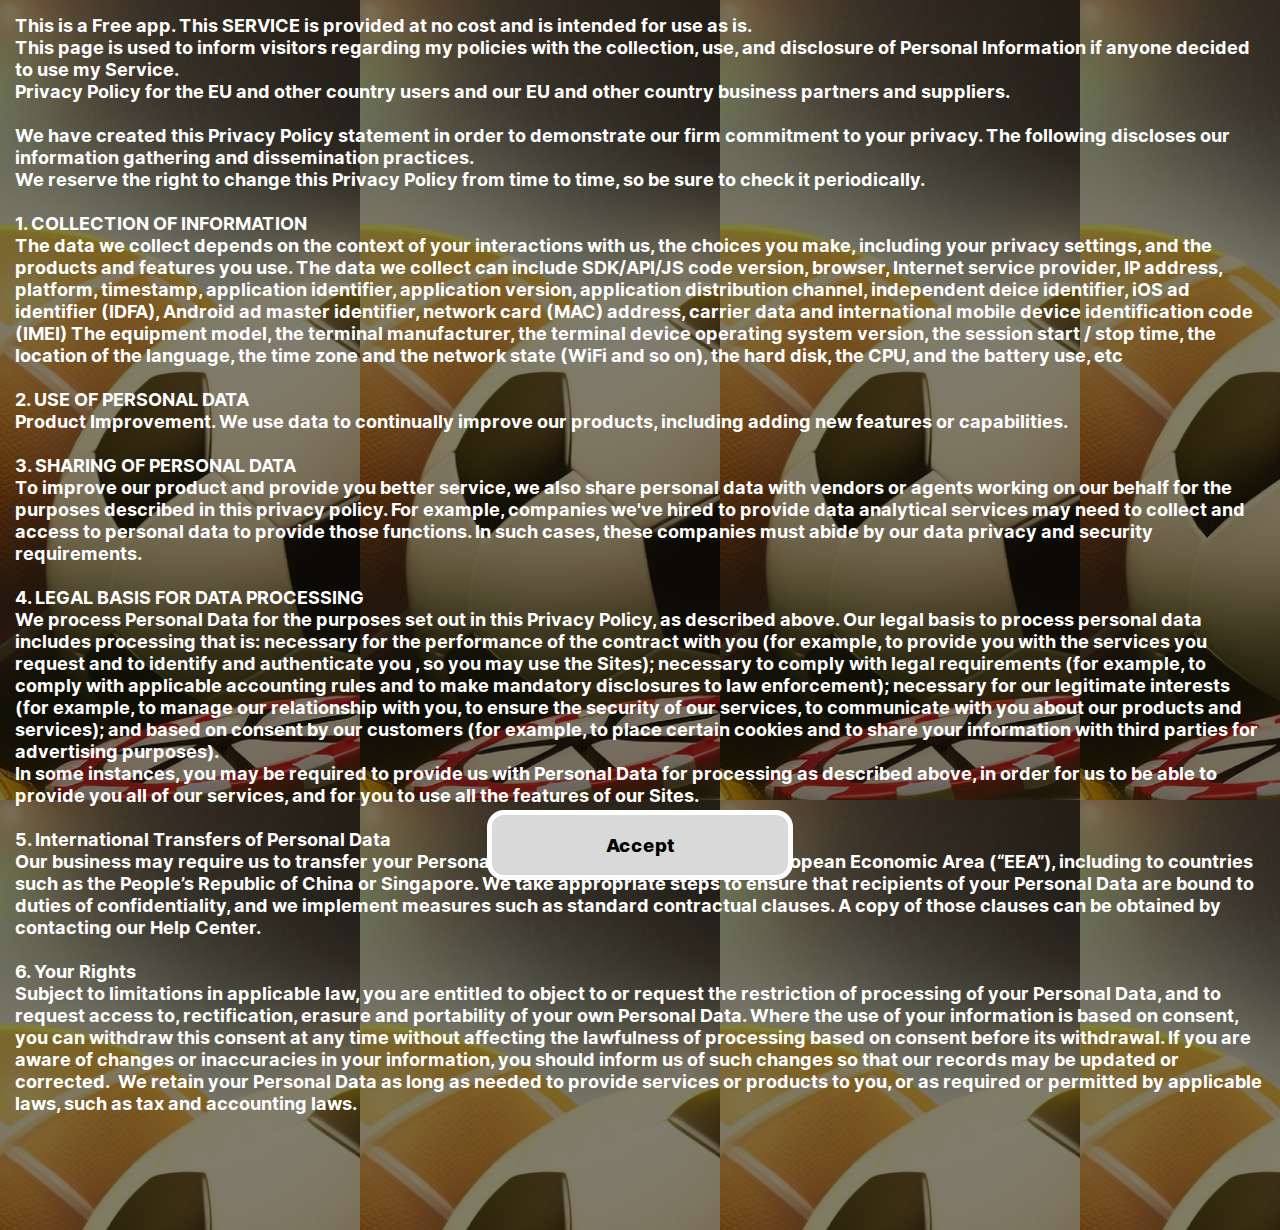
<file: index.html>
<!DOCTYPE html>
<html lang="en">
  <head>
    <meta charset="UTF-8" />
    <meta http-equiv="X-UA-Compatible" content="IE=edge" />
    <meta name="viewport" content="width=device-width, initial-scale=1.0" />
    <link rel="stylesheet" href="./styles/reset.css" />
    <link rel="stylesheet" href="./styles/common_style.css" />
    <link rel="stylesheet" href="./styles/policy.css" />
    <title>Document</title>
  </head>
  <body>
    <div class="wrapper">
      <a href="./layouts/main.html" class="link btn">Accept</a>
      <div class="text">
        This is a Free app. This SERVICE is provided at no cost and is intended
        for use as is.
        <br />This page is used to inform visitors regarding my policies with
        the collection, use, and disclosure of Personal Information if anyone
        decided to use my Service. <br />Privacy Policy for the EU and other
        country users and our EU and other country business partners and
        suppliers.

        <br /><br />We have created this Privacy Policy statement in order to
        demonstrate our firm commitment to your privacy. The following discloses
        our information gathering and dissemination practices. <br />We reserve
        the right to change this Privacy Policy from time to time, so be sure to
        check it periodically.   <br /><br />1. COLLECTION OF INFORMATION
        <br />The data we collect depends on the context of your interactions
        with us, the choices you make, including your privacy settings, and the
        products and features you use. The data we collect can include
        SDK/API/JS code version, browser, Internet service provider, IP address,
        platform, timestamp, application identifier, application version,
        application distribution channel, independent deice identifier, iOS ad
        identifier (IDFA), Android ad master identifier, network card (MAC)
        address, carrier data and international mobile device identification
        code (IMEI) The equipment model, the terminal manufacturer, the terminal
        device operating system version, the session start / stop time, the
        location of the language, the time zone and the network state (WiFi and
        so on), the hard disk, the CPU, and the battery use, etc  
        <br /><br />2. USE OF PERSONAL DATA <br />Product Improvement. We use
        data to continually improve our products, including adding new features
        or capabilities.

        <br /><br />3. SHARING OF PERSONAL DATA <br />To improve our product and
        provide you better service, we also share personal data with vendors or
        agents working on our behalf for the purposes described in this privacy
        policy. For example, companies we've hired to provide data analytical
        services may need to collect and access to personal data to provide
        those functions. In such cases, these companies must abide by our data
        privacy and security requirements.   <br /><br />4. LEGAL BASIS FOR DATA
        PROCESSING <br />We process Personal Data for the purposes set out in
        this Privacy Policy, as described above. Our legal basis to process
        personal data includes processing that is: necessary for the performance
        of the contract with you (for example, to provide you with the services
        you request and to identify and authenticate you , so you may use the
        Sites); necessary to comply with legal requirements (for example, to
        comply with applicable accounting rules and to make mandatory
        disclosures to law enforcement); necessary for our legitimate interests
        (for example, to manage our relationship with you, to ensure the
        security of our services, to communicate with you about our products and
        services); and based on consent by our customers (for example, to place
        certain cookies and to share your information with third parties for
        advertising purposes). <br />In some instances, you may be required to
        provide us with Personal Data for processing as described above, in
        order for us to be able to provide you all of our services, and for you
        to use all the features of our Sites.   <br /><br />5. International
        Transfers of Personal Data <br />Our business may require us to transfer
        your Personal Data to countries outside the European Economic Area
        (“EEA”), including to countries such as the People’s Republic of China
        or Singapore. We take appropriate steps to ensure that recipients of
        your Personal Data are bound to duties of confidentiality, and we
        implement measures such as standard contractual clauses. A copy of those
        clauses can be obtained by contacting our Help Center.   <br /><br />6.
        Your Rights <br />Subject to limitations in applicable law, you are
        entitled to object to or request the restriction of processing of your
        Personal Data, and to request access to, rectification, erasure and
        portability of your own Personal Data. Where the use of your information
        is based on consent, you can withdraw this consent at any time without
        affecting the lawfulness of processing based on consent before its
        withdrawal. If you are aware of changes or inaccuracies in your
        information, you should inform us of such changes so that our records
        may be updated or corrected.  We retain your Personal Data as long as
        needed to provide services or products to you, or as required or
        permitted by applicable laws, such as tax and accounting laws.
      </div>
    </div>
  </body>
</html>
</file>
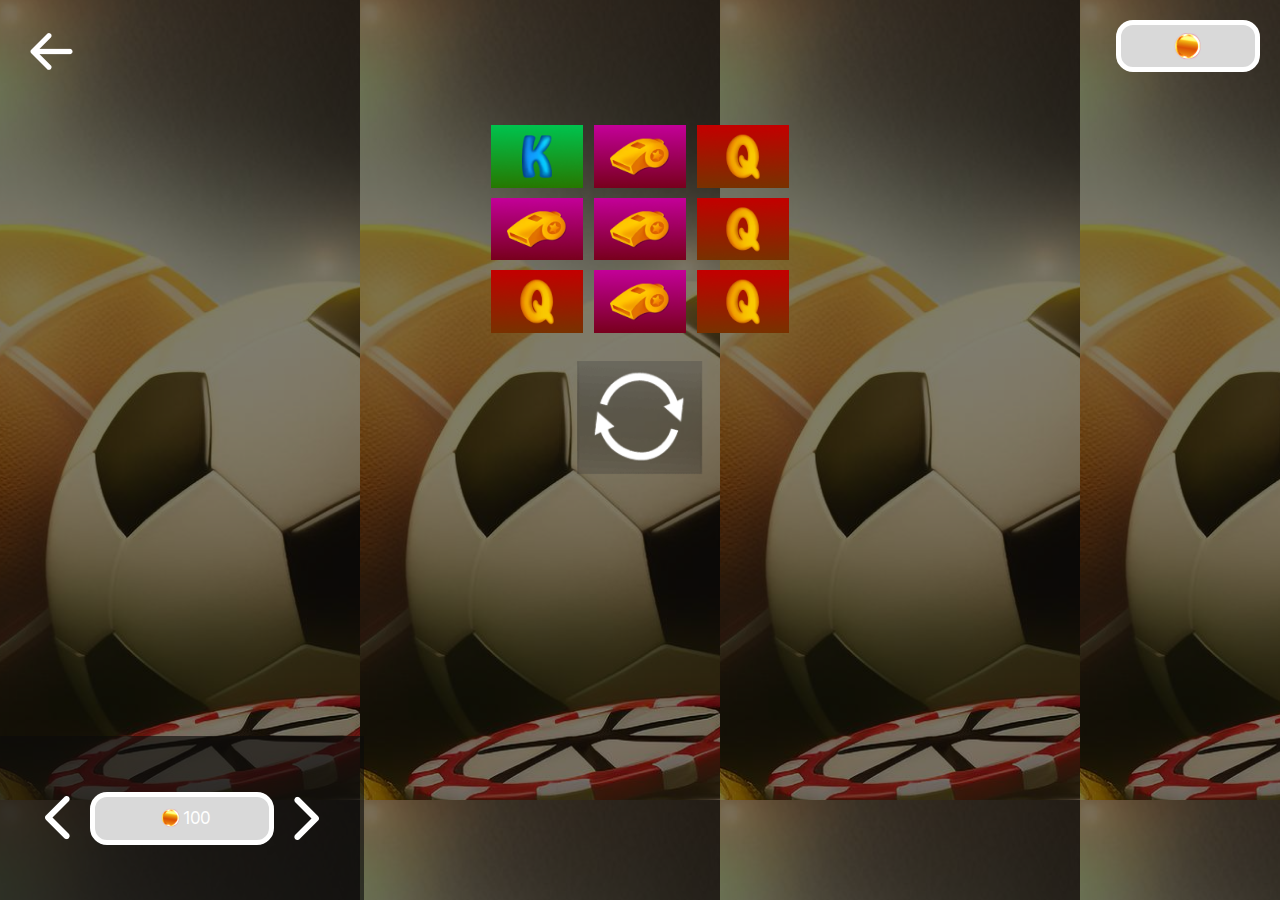
<file: layouts/game1.html>
<!DOCTYPE html>
<html lang="en">
  <head>
    <meta charset="UTF-8" />
    <meta http-equiv="X-UA-Compatible" content="IE=edge" />
    <meta
      name="viewport"
      content="initial-scale=1.0, width=device-width, viewport-fit=cover" />
    <link rel="stylesheet" href="../styles/reset.css" />
    <link rel="stylesheet" href="../styles/common_style.css" />
    <link rel="stylesheet" href="../styles/game1.css" />
    <title>This App</title>
  </head>
  <body>
    <div class="wrapper hidden">
      <a href="main.html" class="back block">
        <img src="../png/back.png" alt="" />
      </a>

      <div class="balance_cont btn">
        <img src="../png/coin.png" alt="" />
        <div class="balance"></div>
      </div>

      <div class="slot_cont_cont block">
        <div class="slot_cont"></div>
      </div>

      <img src="../png/spin.png" alt="" class="spin" />

      <div class="footer block">
        <div class="control">
          <div class="minus block">
            <img src="../png/arrow.png" alt="" />
          </div>
          <div class="bet-amount_cont btn">
            <img src="../png/coin.png" alt="" />
            <div class="bet-amount">100</div>
          </div>
          <div class="plus block">
            <img
              src="../png/arrow.png"
              alt=""
              style="transform: rotate(180deg)" />
          </div>
        </div>
      </div>
    </div>

    <script src="../scripts/game1.js"></script>
  </body>
</html>
</file>
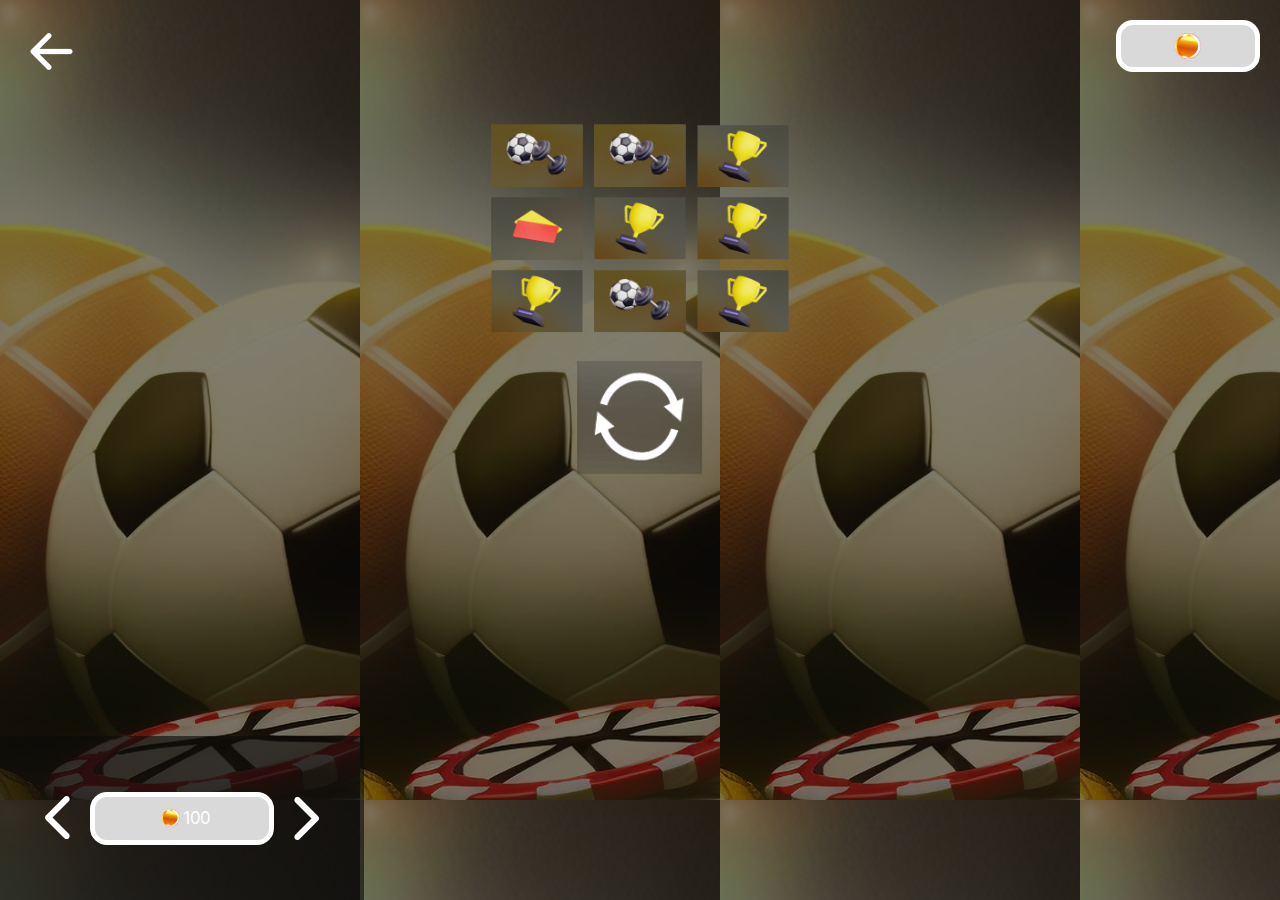
<file: layouts/game2.html>
<!DOCTYPE html>
<html lang="en">
  <head>
    <meta charset="UTF-8" />
    <meta http-equiv="X-UA-Compatible" content="IE=edge" />
    <meta
      name="viewport"
      content="initial-scale=1.0, width=device-width, viewport-fit=cover" />
    <link rel="stylesheet" href="../styles/reset.css" />
    <link rel="stylesheet" href="../styles/common_style.css" />
    <link rel="stylesheet" href="../styles/game2.css" />
    <title>This App</title>
  </head>
  <body>
    <div class="wrapper hidden">
      <a href="main.html" class="back block">
        <img src="../png/back.png" alt="" />
      </a>

      <div class="balance_cont btn">
        <img src="../png/coin.png" alt="" />
        <div class="balance"></div>
      </div>

      <div class="slot_cont_cont block">
        <div class="slot_cont"></div>
      </div>

      <img src="../png/spin.png" alt="" class="spin" />

      <div class="footer block">
        <div class="control">
          <div class="minus block">
            <img src="../png/arrow.png" alt="" />
          </div>
          <div class="bet-amount_cont btn">
            <img src="../png/coin.png" alt="" />
            <div class="bet-amount">100</div>
          </div>
          <div class="plus block">
            <img
              src="../png/arrow.png"
              alt=""
              style="transform: rotate(180deg)" />
          </div>
        </div>
      </div>
    </div>

    <script src="../scripts/game2.js"></script>
  </body>
</html>
</file>
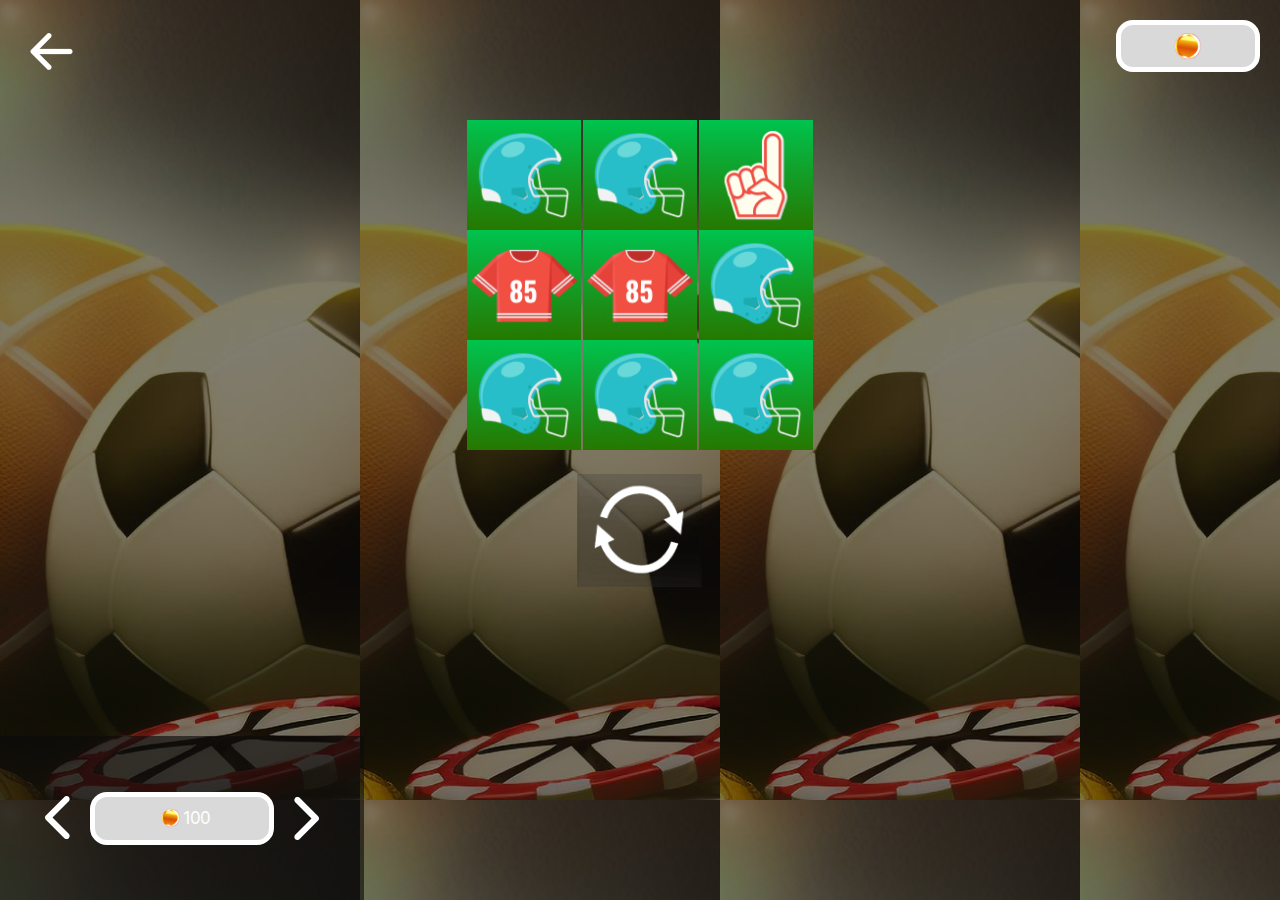
<file: layouts/game3.html>
<!DOCTYPE html>
<html lang="en">
  <head>
    <meta charset="UTF-8" />
    <meta http-equiv="X-UA-Compatible" content="IE=edge" />
    <meta
      name="viewport"
      content="initial-scale=1.0, width=device-width, viewport-fit=cover" />
    <link rel="stylesheet" href="../styles/reset.css" />
    <link rel="stylesheet" href="../styles/common_style.css" />
    <link rel="stylesheet" href="../styles/game3.css" />
    <title>This App</title>
  </head>
  <body>
    <div class="wrapper hidden">
      <a href="main.html" class="back block">
        <img src="../png/back.png" alt="" />
      </a>

      <div class="balance_cont btn">
        <img src="../png/coin.png" alt="" />
        <div class="balance"></div>
      </div>

      <div class="slot_cont_cont block">
        <div class="slot_cont"></div>
      </div>

      <img src="../png/spin.png" alt="" class="spin" />

      <div class="footer block">
        <div class="control">
          <div class="minus block">
            <img src="../png/arrow.png" alt="" />
          </div>
          <div class="bet-amount_cont btn">
            <img src="../png/coin.png" alt="" />
            <div class="bet-amount">100</div>
          </div>
          <div class="plus block">
            <img
              src="../png/arrow.png"
              alt=""
              style="transform: rotate(180deg)" />
          </div>
        </div>
      </div>
    </div>

    <script src="../scripts/game3.js"></script>
  </body>
</html>
</file>
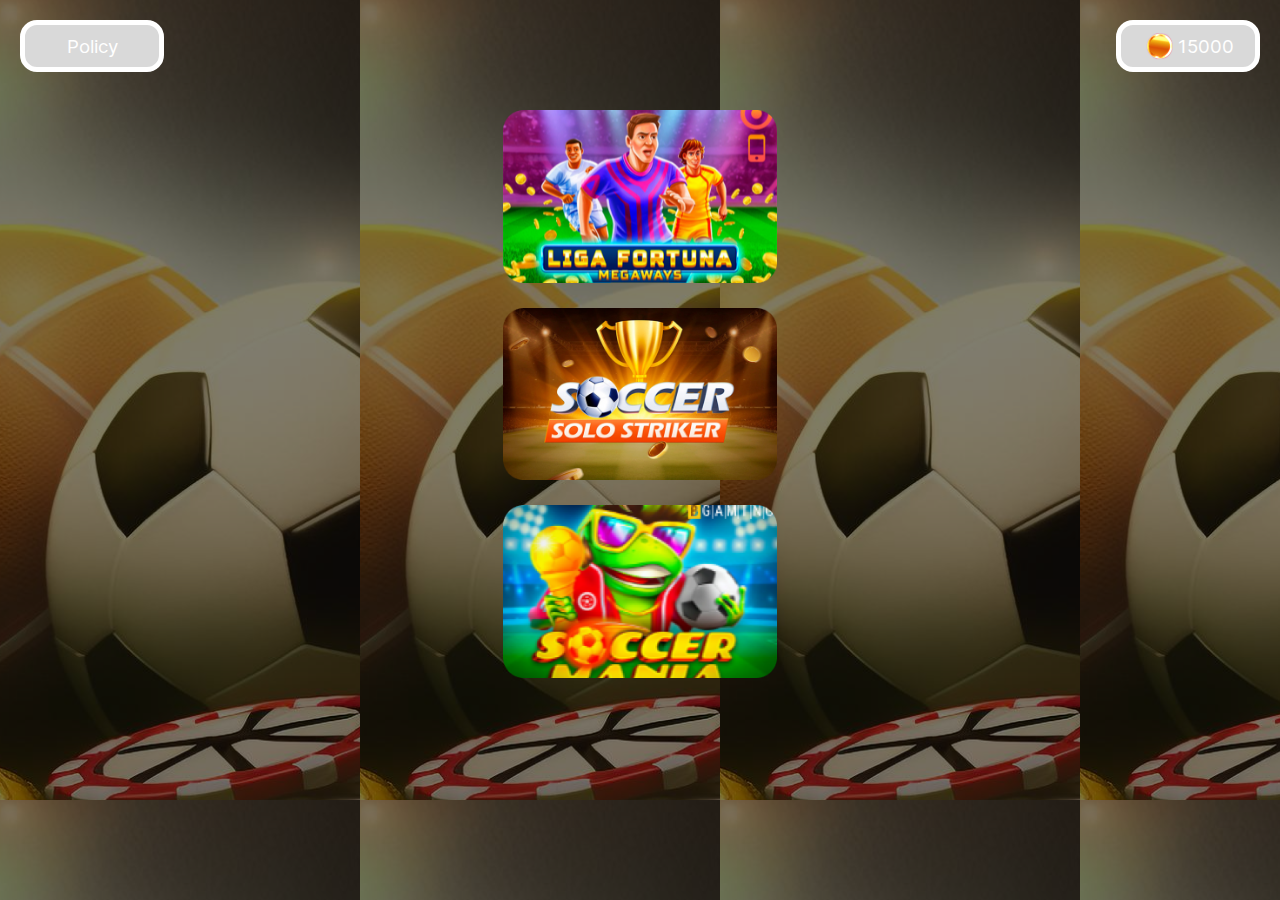
<file: layouts/main.html>
<!DOCTYPE html>
<html lang="en">
  <head>
    <meta charset="UTF-8" />
    <meta http-equiv="X-UA-Compatible" content="IE=edge" />
    <meta name="viewport" content="width=device-width, initial-scale=1.0" />
    <link rel="stylesheet" href="../styles/reset.css" />
    <link rel="stylesheet" href="../styles/common_style.css" />
    <link rel="stylesheet" href="../styles/main.css" />
    <title>Document</title>
  </head>
  <body>
    <div class="wrapper">
      <a href="../index.html" class="policy btn">Policy</a>

      <div class="balance_cont btn">
        <img src="../png/coin.png" alt="" />
        <div class="balance"></div>
      </div>

      <a href="game1.html" class="link link_1">
        <img src="../png/gl1.png" alt="" />
      </a>

      <a href="game2.html" class="link">
        <img src="../png/gl2.png" alt="" />
      </a>

      <a href="game3.html" class="link">
        <img src="../png/gl3.png" alt="" />
      </a>
    </div>

    <script src="../scripts/jQuery.js"></script>
    <script>
      if (!localStorage.balance_b93) {
        localStorage.balance_b93 = 15000;
      }

      $(".balance").html(localStorage.balance_b93);
    </script>
  </body>
</html>
</file>
<file: styles/common_style.css>
@font-face {
  font-family: "Inter";
  src: url(../fonts/Inter-V.ttf);
}

body {
  font-family: "Inter";
  font-style: normal;
  background: url(../png/bg.png);

  font-weight: 400;
  font-size: 19px;
  line-height: 23px;
  color: #ffffff;
}

.wrapper {
  position: relative;
  overflow: auto;
  min-height: 100vh;
  background: rgba(0, 0, 0, 0.5);
}

* {
  -webkit-tap-highlight-color: transparent;
  touch-action: manipulation;
  box-sizing: border-box;
}

a {
  text-decoration: none;
  color: #fff;
}

.hidden {
  opacity: 0;
  pointer-events: none;
}

.block {
  display: flex;
  align-items: center;
  justify-content: center;
}

.none {
  display: none !important;
}

.balance_cont img {
  width: 35px;
}

.btn {
  width: 144px;
  height: 52px;

  display: flex;
  align-items: center;
  justify-content: center;

  font-size: 18.682px;
  border-radius: 17px;
  border: 5px solid #fff;
  background: #d9d9d9;
}
</file>
<file: styles/policy.css>
.wrapper {
  padding: 15px;
}

.text {
  font-weight: 700;
  font-size: 18px;
  line-height: 22px;

  margin-bottom: 100px;
}

.link {
  width: 306px;
  height: 70px;

  position: fixed;
  left: 50%;
  bottom: 20px;
  transform: translateX(-50%);

  color: #000;
  font-weight: 800;
}
</file>
<file: styles/game1.css>
.wrapper {
  overflow: hidden;
}

.back {
  position: absolute;
  left: 20px;
  top: 20px;
}

.back img {
  width: 100%;
}

.control {
  display: flex;
  align-items: center;
  gap: 20px;
}

.spin {
  display: block;
  width: 128px;
  height: 115px;
}

.bet-amount_cont {
  width: 184px;
  height: 53px;
}

.bet-amount {
  font-size: 17px;
}

.bet-amount_cont img {
  width: 24px;
  height: 24px;
  margin-left: 5px;
}

.slot_cont_cont {
  width: 310px;
  height: 220px;

  margin: 120px auto auto;
}

.slot_cont {
  width: 100%;
  height: 100%;

  display: flex;
  justify-content: space-around;

  overflow: hidden;
}

.slot_col {
  position: relative;

  width: 33%;
  height: 33%;
}

.inner_slot_col {
  position: absolute;
  top: 0;

  width: 100%;
  height: 100%;

  transition: top 4s ease;
}

.slot {
  width: 100%;
  height: 100%;
}

.slot img {
  max-width: 90%;
  max-height: 90%;
}

.balance_cont {
  position: absolute;
  top: 20px;
  right: 20px;
}

.spin {
  margin: 20px auto;
}

.footer {
  position: absolute;
  bottom: 0;
  left: 0;

  width: 364px;
  height: 164px;

  background: rgba(11, 11, 11, 0.63);
}

@media screen and (max-height: 750px) {
  .slot_cont_cont {
    margin: 70px auto auto;
  }

  .white {
    margin: 10px auto auto;
  }
}

@media screen and (max-height: 690px) {
  .slot_cont_cont {
    transform-origin: top;
    transform: scale(0.7);
    margin-bottom: -60px;
  }
}
</file>
<file: styles/game2.css>
.wrapper {
  overflow: hidden;
}

.back {
  position: absolute;
  left: 20px;
  top: 20px;
}

.back img {
  width: 100%;
}

.control {
  display: flex;
  align-items: center;
  gap: 20px;
}

.spin {
  display: block;
  width: 128px;
  height: 115px;
}

.bet-amount_cont {
  width: 184px;
  height: 53px;
}

.bet-amount {
  font-size: 17px;
}

.bet-amount_cont img {
  width: 24px;
  height: 24px;
  margin-left: 5px;
}

.slot_cont_cont {
  width: 310px;
  height: 220px;

  margin: 120px auto auto;
}

.slot_cont {
  width: 100%;
  height: 100%;

  display: flex;
  justify-content: space-around;

  overflow: hidden;
}

.slot_col {
  position: relative;

  width: 33%;
  height: 33%;
}

.inner_slot_col {
  position: absolute;
  top: 0;

  width: 100%;
  height: 100%;

  transition: top 4s ease;
}

.slot {
  width: 100%;
  height: 100%;
}

.slot img {
  max-width: 90%;
  max-height: 90%;
}

.balance_cont {
  position: absolute;
  top: 20px;
  right: 20px;
}

.spin {
  margin: 20px auto;
}

.footer {
  position: absolute;
  bottom: 0;
  left: 0;

  width: 364px;
  height: 164px;

  background: rgba(11, 11, 11, 0.63);
}

@media screen and (max-height: 750px) {
  .slot_cont_cont {
    margin: 70px auto auto;
  }

  .white {
    margin: 10px auto auto;
  }
}

@media screen and (max-height: 690px) {
  .slot_cont_cont {
    transform-origin: top;
    transform: scale(0.7);
    margin-bottom: -60px;
  }
}
</file>
<file: styles/game3.css>
.wrapper {
  overflow: hidden;
}

.back {
  position: absolute;
  left: 20px;
  top: 20px;
}

.back img {
  width: 100%;
}

.control {
  display: flex;
  align-items: center;
  gap: 20px;
}

.spin {
  display: block;
  width: 128px;
  height: 115px;
}

.bet-amount_cont {
  width: 184px;
  height: 53px;
}

.bet-amount {
  font-size: 17px;
}

.bet-amount_cont img {
  width: 24px;
  height: 24px;
  margin-left: 5px;
}

.slot_cont_cont {
  width: 348px;
  height: 333px;

  margin: 120px auto auto;
}

.slot_cont {
  width: 100%;
  height: 100%;

  display: flex;
  justify-content: space-around;

  overflow: hidden;
}

.slot_col {
  position: relative;

  width: 33%;
  height: 33%;
}

.inner_slot_col {
  position: absolute;
  top: 0;

  width: 100%;
  height: 100%;

  transition: top 4s ease;
}

.slot {
  width: 100%;
  height: 100%;
}

.slot img {
  max-width: 100%;
  max-height: 100%;
}

.balance_cont {
  position: absolute;
  top: 20px;
  right: 20px;
}

.spin {
  margin: 20px auto;
}

.footer {
  position: absolute;
  bottom: 0;
  left: 0;

  width: 364px;
  height: 164px;

  background: rgba(11, 11, 11, 0.63);
}

@media screen and (max-height: 750px) {
  .slot_cont_cont {
    margin: 70px auto auto;
  }

  .white {
    margin: 10px auto auto;
  }
}

@media screen and (max-height: 690px) {
  .slot_cont_cont {
    transform-origin: top;
    transform: scale(0.7);
    margin-bottom: -60px;
  }
}
</file>
<file: styles/main.css>
.wrapper {
  padding-top: 20px;
}

.policy {
  position: absolute;
  left: 20px;
  top: 20px;
}

.link {
  display: block;
  margin: 20px auto auto;
  width: 274px;
}

.link img {
  width: 274px;
}

.link_1 {
  margin-top: 90px;
}

.balance_cont {
  position: absolute;
  top: 20px;
  right: 20px;
}
</file>
